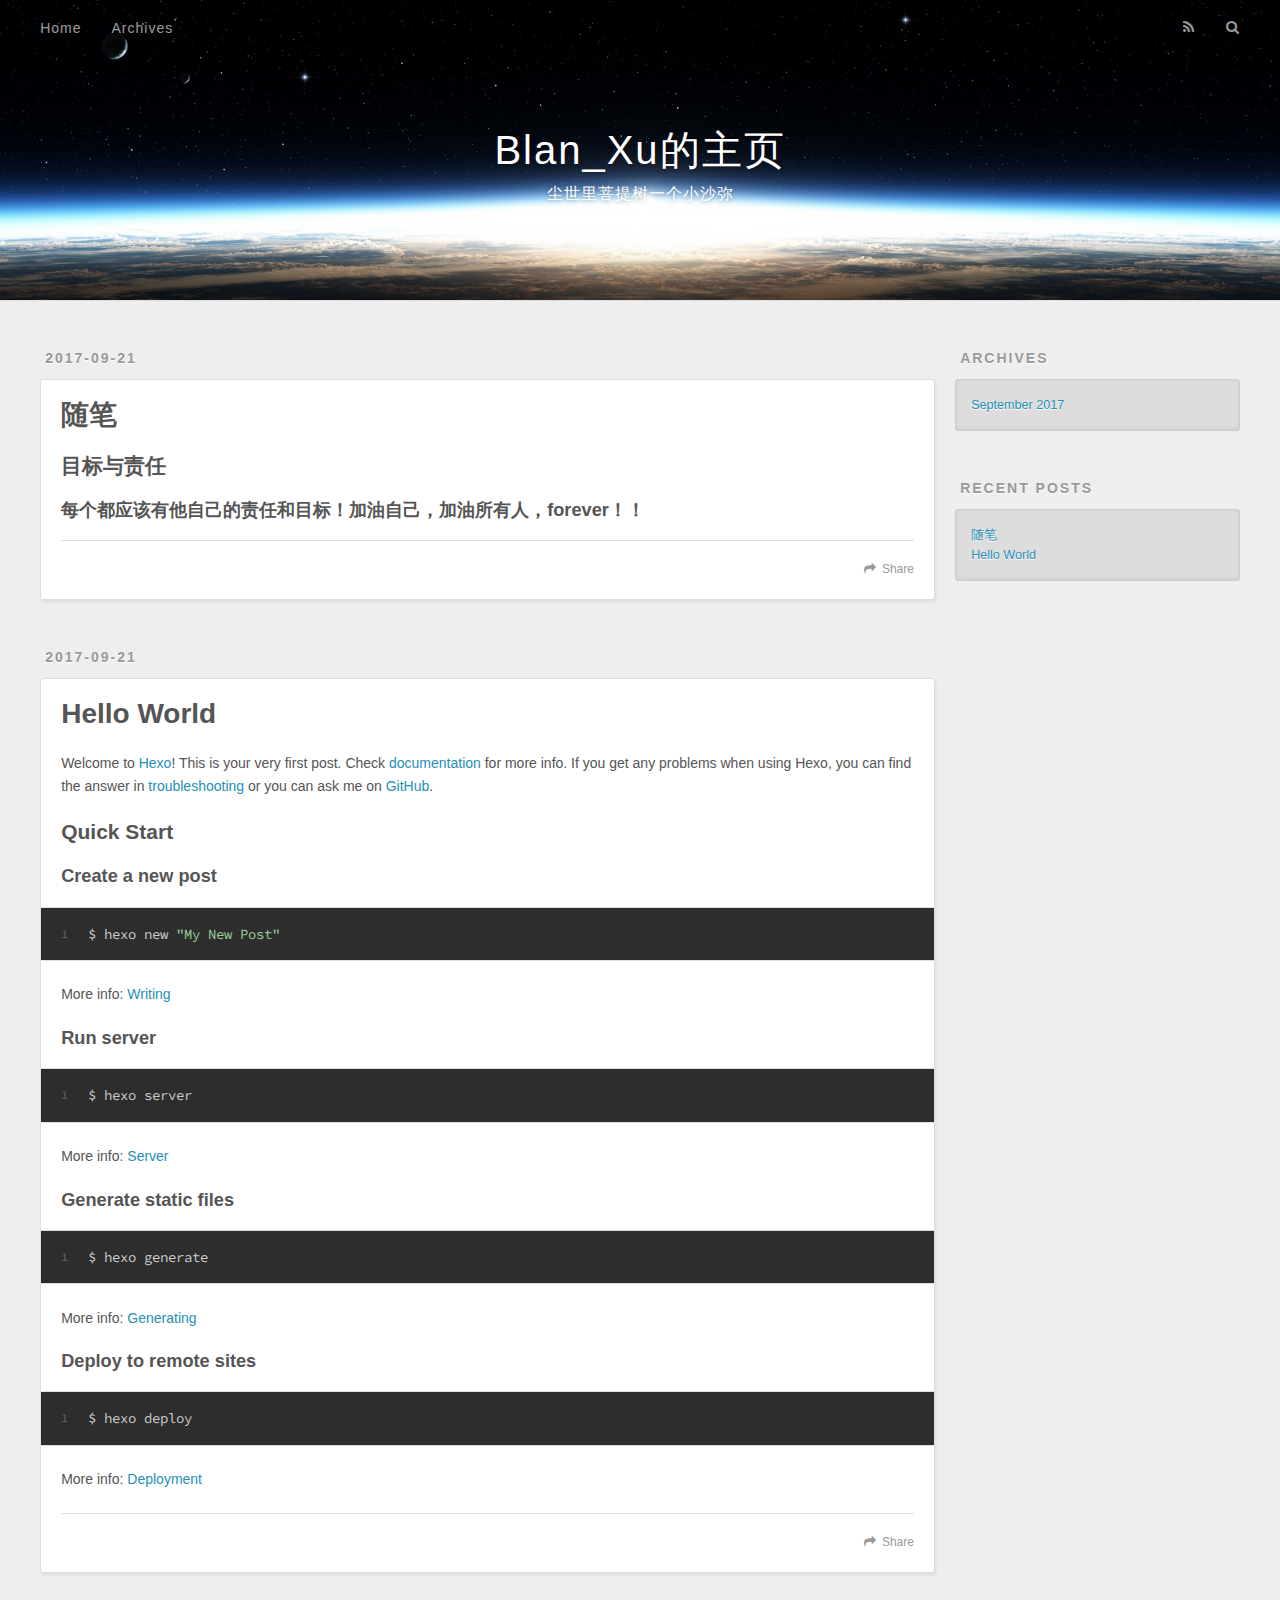
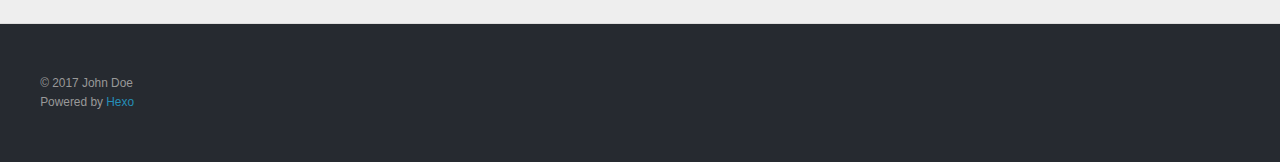
<file: index.html>
<!DOCTYPE html>
<html>
<head>
  <meta charset="utf-8">
  
  <title>Blan_Xu的主页</title>
  <meta name="viewport" content="width=device-width, initial-scale=1, maximum-scale=1">
  <meta property="og:type" content="website">
<meta property="og:title" content="Blan_Xu的主页">
<meta property="og:url" content="http://yoursite.com/index.html">
<meta property="og:site_name" content="Blan_Xu的主页">
<meta name="twitter:card" content="summary">
<meta name="twitter:title" content="Blan_Xu的主页">
  
    <link rel="alternate" href="/atom.xml" title="Blan_Xu的主页" type="application/atom+xml">
  
  
    <link rel="icon" href="/favicon.png">
  
  
    <link href="//fonts.googleapis.com/css?family=Source+Code+Pro" rel="stylesheet" type="text/css">
  
  <link rel="stylesheet" href="/css/style.css">
  

</head>

<body>
  <div id="container">
    <div id="wrap">
      <header id="header">
  <div id="banner"></div>
  <div id="header-outer" class="outer">
    <div id="header-title" class="inner">
      <h1 id="logo-wrap">
        <a href="/" id="logo">Blan_Xu的主页</a>
      </h1>
      
        <h2 id="subtitle-wrap">
          <a href="/" id="subtitle">尘世里菩提树一个小沙弥</a>
        </h2>
      
    </div>
    <div id="header-inner" class="inner">
      <nav id="main-nav">
        <a id="main-nav-toggle" class="nav-icon"></a>
        
          <a class="main-nav-link" href="/">Home</a>
        
          <a class="main-nav-link" href="/archives">Archives</a>
        
      </nav>
      <nav id="sub-nav">
        
          <a id="nav-rss-link" class="nav-icon" href="/atom.xml" title="RSS Feed"></a>
        
        <a id="nav-search-btn" class="nav-icon" title="Search"></a>
      </nav>
      <div id="search-form-wrap">
        <form action="//google.com/search" method="get" accept-charset="UTF-8" class="search-form"><input type="search" name="q" class="search-form-input" placeholder="Search"><button type="submit" class="search-form-submit">&#xF002;</button><input type="hidden" name="sitesearch" value="http://yoursite.com"></form>
      </div>
    </div>
  </div>
</header>
      <div class="outer">
        <section id="main">
  
    <article id="post-page" class="article article-type-post" itemscope itemprop="blogPost">
  <div class="article-meta">
    <a href="/2017/09/21/page/" class="article-date">
  <time datetime="2017-09-21T03:34:22.000Z" itemprop="datePublished">2017-09-21</time>
</a>
    
  </div>
  <div class="article-inner">
    
    
      <header class="article-header">
        
  
    <h1 itemprop="name">
      <a class="article-title" href="/2017/09/21/page/">随笔</a>
    </h1>
  

      </header>
    
    <div class="article-entry" itemprop="articleBody">
      
        <h2 id="目标与责任"><a href="#目标与责任" class="headerlink" title="目标与责任"></a>目标与责任</h2><h3 id="每个都应该有他自己的责任和目标！加油自己，加油所有人，forever！！"><a href="#每个都应该有他自己的责任和目标！加油自己，加油所有人，forever！！" class="headerlink" title="每个都应该有他自己的责任和目标！加油自己，加油所有人，forever！！"></a>每个都应该有他自己的责任和目标！加油自己，加油所有人，forever！！</h3>
      
    </div>
    <footer class="article-footer">
      <a data-url="http://yoursite.com/2017/09/21/page/" data-id="cj7u584sa00016o8lrll2fsrf" class="article-share-link">Share</a>
      
      
    </footer>
  </div>
  
</article>


  
    <article id="post-hello-world" class="article article-type-post" itemscope itemprop="blogPost">
  <div class="article-meta">
    <a href="/2017/09/21/hello-world/" class="article-date">
  <time datetime="2017-09-21T03:00:54.000Z" itemprop="datePublished">2017-09-21</time>
</a>
    
  </div>
  <div class="article-inner">
    
    
      <header class="article-header">
        
  
    <h1 itemprop="name">
      <a class="article-title" href="/2017/09/21/hello-world/">Hello World</a>
    </h1>
  

      </header>
    
    <div class="article-entry" itemprop="articleBody">
      
        <p>Welcome to <a href="https://hexo.io/" target="_blank" rel="external">Hexo</a>! This is your very first post. Check <a href="https://hexo.io/docs/" target="_blank" rel="external">documentation</a> for more info. If you get any problems when using Hexo, you can find the answer in <a href="https://hexo.io/docs/troubleshooting.html" target="_blank" rel="external">troubleshooting</a> or you can ask me on <a href="https://github.com/hexojs/hexo/issues" target="_blank" rel="external">GitHub</a>.</p>
<h2 id="Quick-Start"><a href="#Quick-Start" class="headerlink" title="Quick Start"></a>Quick Start</h2><h3 id="Create-a-new-post"><a href="#Create-a-new-post" class="headerlink" title="Create a new post"></a>Create a new post</h3><figure class="highlight bash"><table><tr><td class="gutter"><pre><div class="line">1</div></pre></td><td class="code"><pre><div class="line">$ hexo new <span class="string">"My New Post"</span></div></pre></td></tr></table></figure>
<p>More info: <a href="https://hexo.io/docs/writing.html" target="_blank" rel="external">Writing</a></p>
<h3 id="Run-server"><a href="#Run-server" class="headerlink" title="Run server"></a>Run server</h3><figure class="highlight bash"><table><tr><td class="gutter"><pre><div class="line">1</div></pre></td><td class="code"><pre><div class="line">$ hexo server</div></pre></td></tr></table></figure>
<p>More info: <a href="https://hexo.io/docs/server.html" target="_blank" rel="external">Server</a></p>
<h3 id="Generate-static-files"><a href="#Generate-static-files" class="headerlink" title="Generate static files"></a>Generate static files</h3><figure class="highlight bash"><table><tr><td class="gutter"><pre><div class="line">1</div></pre></td><td class="code"><pre><div class="line">$ hexo generate</div></pre></td></tr></table></figure>
<p>More info: <a href="https://hexo.io/docs/generating.html" target="_blank" rel="external">Generating</a></p>
<h3 id="Deploy-to-remote-sites"><a href="#Deploy-to-remote-sites" class="headerlink" title="Deploy to remote sites"></a>Deploy to remote sites</h3><figure class="highlight bash"><table><tr><td class="gutter"><pre><div class="line">1</div></pre></td><td class="code"><pre><div class="line">$ hexo deploy</div></pre></td></tr></table></figure>
<p>More info: <a href="https://hexo.io/docs/deployment.html" target="_blank" rel="external">Deployment</a></p>

      
    </div>
    <footer class="article-footer">
      <a data-url="http://yoursite.com/2017/09/21/hello-world/" data-id="cj7u584s600006o8ls9addi38" class="article-share-link">Share</a>
      
      
    </footer>
  </div>
  
</article>


  

</section>
        
          <aside id="sidebar">
  
    

  
    

  
    
  
    
  <div class="widget-wrap">
    <h3 class="widget-title">Archives</h3>
    <div class="widget">
      <ul class="archive-list"><li class="archive-list-item"><a class="archive-list-link" href="/archives/2017/09/">September 2017</a></li></ul>
    </div>
  </div>


  
    
  <div class="widget-wrap">
    <h3 class="widget-title">Recent Posts</h3>
    <div class="widget">
      <ul>
        
          <li>
            <a href="/2017/09/21/page/">随笔</a>
          </li>
        
          <li>
            <a href="/2017/09/21/hello-world/">Hello World</a>
          </li>
        
      </ul>
    </div>
  </div>

  
</aside>
        
      </div>
      <footer id="footer">
  
  <div class="outer">
    <div id="footer-info" class="inner">
      &copy; 2017 John Doe<br>
      Powered by <a href="http://hexo.io/" target="_blank">Hexo</a>
    </div>
  </div>
</footer>
    </div>
    <nav id="mobile-nav">
  
    <a href="/" class="mobile-nav-link">Home</a>
  
    <a href="/archives" class="mobile-nav-link">Archives</a>
  
</nav>
    

<script src="//ajax.googleapis.com/ajax/libs/jquery/2.0.3/jquery.min.js"></script>


  <link rel="stylesheet" href="/fancybox/jquery.fancybox.css">
  <script src="/fancybox/jquery.fancybox.pack.js"></script>


<script src="/js/script.js"></script>

  </div>
</body>
</html>
</file>
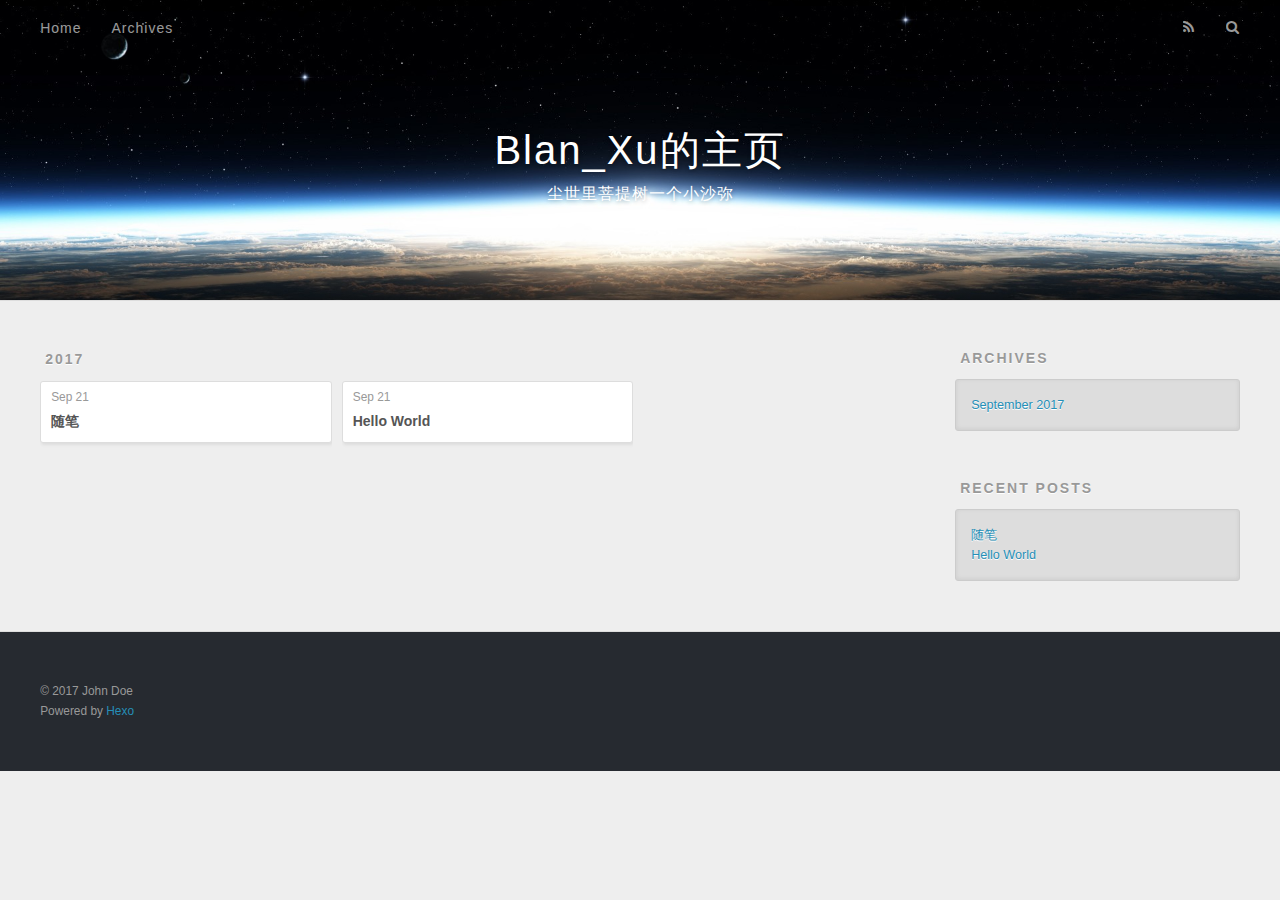
<file: archives/index.html>
<!DOCTYPE html>
<html>
<head>
  <meta charset="utf-8">
  
  <title>Archives | Blan_Xu的主页</title>
  <meta name="viewport" content="width=device-width, initial-scale=1, maximum-scale=1">
  <meta property="og:type" content="website">
<meta property="og:title" content="Blan_Xu的主页">
<meta property="og:url" content="http://yoursite.com/archives/index.html">
<meta property="og:site_name" content="Blan_Xu的主页">
<meta name="twitter:card" content="summary">
<meta name="twitter:title" content="Blan_Xu的主页">
  
    <link rel="alternate" href="/atom.xml" title="Blan_Xu的主页" type="application/atom+xml">
  
  
    <link rel="icon" href="/favicon.png">
  
  
    <link href="//fonts.googleapis.com/css?family=Source+Code+Pro" rel="stylesheet" type="text/css">
  
  <link rel="stylesheet" href="/css/style.css">
  

</head>

<body>
  <div id="container">
    <div id="wrap">
      <header id="header">
  <div id="banner"></div>
  <div id="header-outer" class="outer">
    <div id="header-title" class="inner">
      <h1 id="logo-wrap">
        <a href="/" id="logo">Blan_Xu的主页</a>
      </h1>
      
        <h2 id="subtitle-wrap">
          <a href="/" id="subtitle">尘世里菩提树一个小沙弥</a>
        </h2>
      
    </div>
    <div id="header-inner" class="inner">
      <nav id="main-nav">
        <a id="main-nav-toggle" class="nav-icon"></a>
        
          <a class="main-nav-link" href="/">Home</a>
        
          <a class="main-nav-link" href="/archives">Archives</a>
        
      </nav>
      <nav id="sub-nav">
        
          <a id="nav-rss-link" class="nav-icon" href="/atom.xml" title="RSS Feed"></a>
        
        <a id="nav-search-btn" class="nav-icon" title="Search"></a>
      </nav>
      <div id="search-form-wrap">
        <form action="//google.com/search" method="get" accept-charset="UTF-8" class="search-form"><input type="search" name="q" class="search-form-input" placeholder="Search"><button type="submit" class="search-form-submit">&#xF002;</button><input type="hidden" name="sitesearch" value="http://yoursite.com"></form>
      </div>
    </div>
  </div>
</header>
      <div class="outer">
        <section id="main">
  
  
    
    
      
      
      <section class="archives-wrap">
        <div class="archive-year-wrap">
          <a href="/archives/2017" class="archive-year">2017</a>
        </div>
        <div class="archives">
    
    <article class="archive-article archive-type-post">
  <div class="archive-article-inner">
    <header class="archive-article-header">
      <a href="/2017/09/21/page/" class="archive-article-date">
  <time datetime="2017-09-21T03:34:22.000Z" itemprop="datePublished">Sep 21</time>
</a>
      
  
    <h1 itemprop="name">
      <a class="archive-article-title" href="/2017/09/21/page/">随笔</a>
    </h1>
  

    </header>
  </div>
</article>
  
    
    
    <article class="archive-article archive-type-post">
  <div class="archive-article-inner">
    <header class="archive-article-header">
      <a href="/2017/09/21/hello-world/" class="archive-article-date">
  <time datetime="2017-09-21T03:00:54.000Z" itemprop="datePublished">Sep 21</time>
</a>
      
  
    <h1 itemprop="name">
      <a class="archive-article-title" href="/2017/09/21/hello-world/">Hello World</a>
    </h1>
  

    </header>
  </div>
</article>
  
  
    </div></section>
  

</section>
        
          <aside id="sidebar">
  
    

  
    

  
    
  
    
  <div class="widget-wrap">
    <h3 class="widget-title">Archives</h3>
    <div class="widget">
      <ul class="archive-list"><li class="archive-list-item"><a class="archive-list-link" href="/archives/2017/09/">September 2017</a></li></ul>
    </div>
  </div>


  
    
  <div class="widget-wrap">
    <h3 class="widget-title">Recent Posts</h3>
    <div class="widget">
      <ul>
        
          <li>
            <a href="/2017/09/21/page/">随笔</a>
          </li>
        
          <li>
            <a href="/2017/09/21/hello-world/">Hello World</a>
          </li>
        
      </ul>
    </div>
  </div>

  
</aside>
        
      </div>
      <footer id="footer">
  
  <div class="outer">
    <div id="footer-info" class="inner">
      &copy; 2017 John Doe<br>
      Powered by <a href="http://hexo.io/" target="_blank">Hexo</a>
    </div>
  </div>
</footer>
    </div>
    <nav id="mobile-nav">
  
    <a href="/" class="mobile-nav-link">Home</a>
  
    <a href="/archives" class="mobile-nav-link">Archives</a>
  
</nav>
    

<script src="//ajax.googleapis.com/ajax/libs/jquery/2.0.3/jquery.min.js"></script>


  <link rel="stylesheet" href="/fancybox/jquery.fancybox.css">
  <script src="/fancybox/jquery.fancybox.pack.js"></script>


<script src="/js/script.js"></script>

  </div>
</body>
</html>
</file>
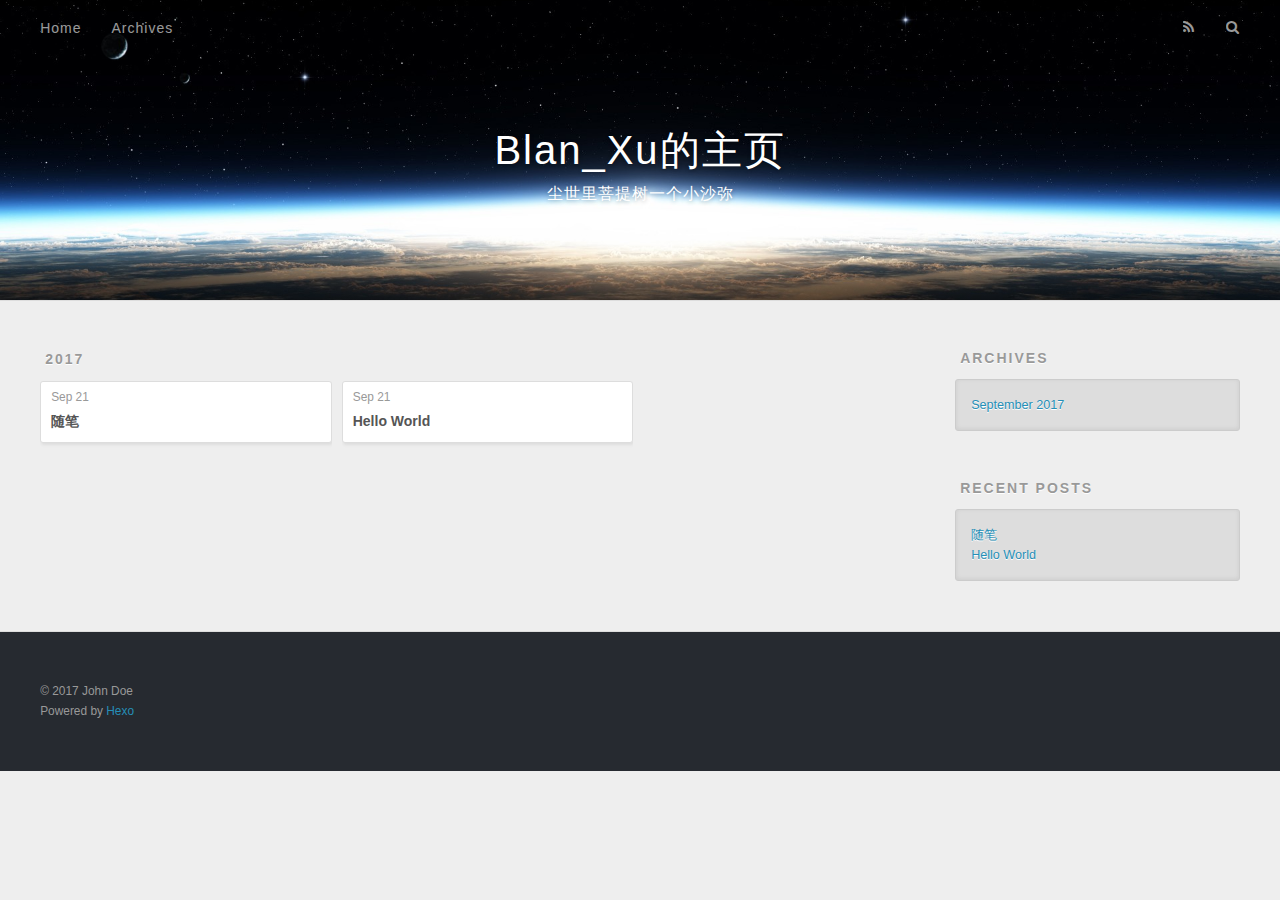
<file: archives/2017/index.html>
<!DOCTYPE html>
<html>
<head>
  <meta charset="utf-8">
  
  <title>Archives: 2017 | Blan_Xu的主页</title>
  <meta name="viewport" content="width=device-width, initial-scale=1, maximum-scale=1">
  <meta property="og:type" content="website">
<meta property="og:title" content="Blan_Xu的主页">
<meta property="og:url" content="http://yoursite.com/archives/2017/index.html">
<meta property="og:site_name" content="Blan_Xu的主页">
<meta name="twitter:card" content="summary">
<meta name="twitter:title" content="Blan_Xu的主页">
  
    <link rel="alternate" href="/atom.xml" title="Blan_Xu的主页" type="application/atom+xml">
  
  
    <link rel="icon" href="/favicon.png">
  
  
    <link href="//fonts.googleapis.com/css?family=Source+Code+Pro" rel="stylesheet" type="text/css">
  
  <link rel="stylesheet" href="/css/style.css">
  

</head>

<body>
  <div id="container">
    <div id="wrap">
      <header id="header">
  <div id="banner"></div>
  <div id="header-outer" class="outer">
    <div id="header-title" class="inner">
      <h1 id="logo-wrap">
        <a href="/" id="logo">Blan_Xu的主页</a>
      </h1>
      
        <h2 id="subtitle-wrap">
          <a href="/" id="subtitle">尘世里菩提树一个小沙弥</a>
        </h2>
      
    </div>
    <div id="header-inner" class="inner">
      <nav id="main-nav">
        <a id="main-nav-toggle" class="nav-icon"></a>
        
          <a class="main-nav-link" href="/">Home</a>
        
          <a class="main-nav-link" href="/archives">Archives</a>
        
      </nav>
      <nav id="sub-nav">
        
          <a id="nav-rss-link" class="nav-icon" href="/atom.xml" title="RSS Feed"></a>
        
        <a id="nav-search-btn" class="nav-icon" title="Search"></a>
      </nav>
      <div id="search-form-wrap">
        <form action="//google.com/search" method="get" accept-charset="UTF-8" class="search-form"><input type="search" name="q" class="search-form-input" placeholder="Search"><button type="submit" class="search-form-submit">&#xF002;</button><input type="hidden" name="sitesearch" value="http://yoursite.com"></form>
      </div>
    </div>
  </div>
</header>
      <div class="outer">
        <section id="main">
  
  
    
    
      
      
      <section class="archives-wrap">
        <div class="archive-year-wrap">
          <a href="/archives/2017" class="archive-year">2017</a>
        </div>
        <div class="archives">
    
    <article class="archive-article archive-type-post">
  <div class="archive-article-inner">
    <header class="archive-article-header">
      <a href="/2017/09/21/page/" class="archive-article-date">
  <time datetime="2017-09-21T03:34:22.000Z" itemprop="datePublished">Sep 21</time>
</a>
      
  
    <h1 itemprop="name">
      <a class="archive-article-title" href="/2017/09/21/page/">随笔</a>
    </h1>
  

    </header>
  </div>
</article>
  
    
    
    <article class="archive-article archive-type-post">
  <div class="archive-article-inner">
    <header class="archive-article-header">
      <a href="/2017/09/21/hello-world/" class="archive-article-date">
  <time datetime="2017-09-21T03:00:54.000Z" itemprop="datePublished">Sep 21</time>
</a>
      
  
    <h1 itemprop="name">
      <a class="archive-article-title" href="/2017/09/21/hello-world/">Hello World</a>
    </h1>
  

    </header>
  </div>
</article>
  
  
    </div></section>
  

</section>
        
          <aside id="sidebar">
  
    

  
    

  
    
  
    
  <div class="widget-wrap">
    <h3 class="widget-title">Archives</h3>
    <div class="widget">
      <ul class="archive-list"><li class="archive-list-item"><a class="archive-list-link" href="/archives/2017/09/">September 2017</a></li></ul>
    </div>
  </div>


  
    
  <div class="widget-wrap">
    <h3 class="widget-title">Recent Posts</h3>
    <div class="widget">
      <ul>
        
          <li>
            <a href="/2017/09/21/page/">随笔</a>
          </li>
        
          <li>
            <a href="/2017/09/21/hello-world/">Hello World</a>
          </li>
        
      </ul>
    </div>
  </div>

  
</aside>
        
      </div>
      <footer id="footer">
  
  <div class="outer">
    <div id="footer-info" class="inner">
      &copy; 2017 John Doe<br>
      Powered by <a href="http://hexo.io/" target="_blank">Hexo</a>
    </div>
  </div>
</footer>
    </div>
    <nav id="mobile-nav">
  
    <a href="/" class="mobile-nav-link">Home</a>
  
    <a href="/archives" class="mobile-nav-link">Archives</a>
  
</nav>
    

<script src="//ajax.googleapis.com/ajax/libs/jquery/2.0.3/jquery.min.js"></script>


  <link rel="stylesheet" href="/fancybox/jquery.fancybox.css">
  <script src="/fancybox/jquery.fancybox.pack.js"></script>


<script src="/js/script.js"></script>

  </div>
</body>
</html>
</file>
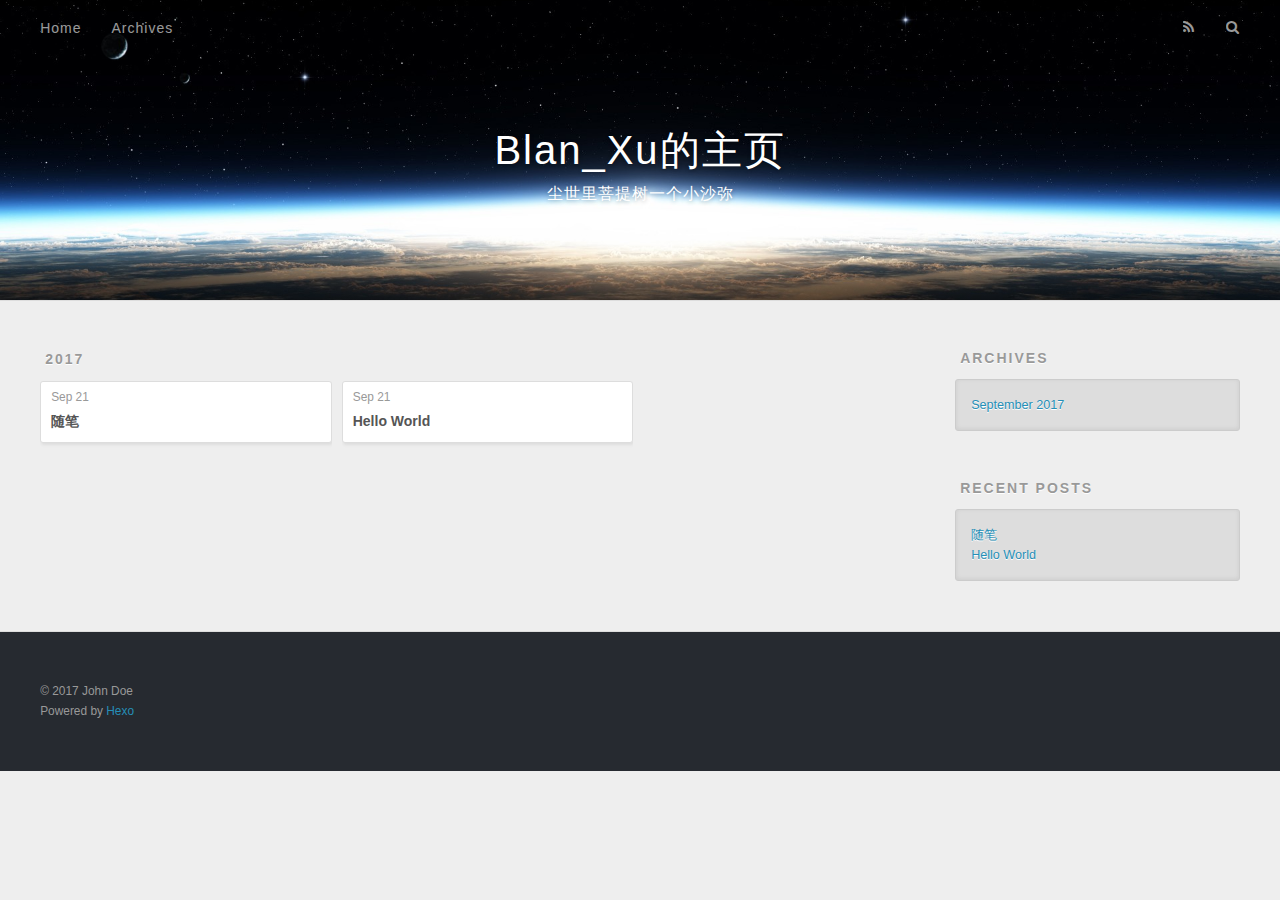
<file: archives/2017/09/index.html>
<!DOCTYPE html>
<html>
<head>
  <meta charset="utf-8">
  
  <title>Archives: 2017/9 | Blan_Xu的主页</title>
  <meta name="viewport" content="width=device-width, initial-scale=1, maximum-scale=1">
  <meta property="og:type" content="website">
<meta property="og:title" content="Blan_Xu的主页">
<meta property="og:url" content="http://yoursite.com/archives/2017/09/index.html">
<meta property="og:site_name" content="Blan_Xu的主页">
<meta name="twitter:card" content="summary">
<meta name="twitter:title" content="Blan_Xu的主页">
  
    <link rel="alternate" href="/atom.xml" title="Blan_Xu的主页" type="application/atom+xml">
  
  
    <link rel="icon" href="/favicon.png">
  
  
    <link href="//fonts.googleapis.com/css?family=Source+Code+Pro" rel="stylesheet" type="text/css">
  
  <link rel="stylesheet" href="/css/style.css">
  

</head>

<body>
  <div id="container">
    <div id="wrap">
      <header id="header">
  <div id="banner"></div>
  <div id="header-outer" class="outer">
    <div id="header-title" class="inner">
      <h1 id="logo-wrap">
        <a href="/" id="logo">Blan_Xu的主页</a>
      </h1>
      
        <h2 id="subtitle-wrap">
          <a href="/" id="subtitle">尘世里菩提树一个小沙弥</a>
        </h2>
      
    </div>
    <div id="header-inner" class="inner">
      <nav id="main-nav">
        <a id="main-nav-toggle" class="nav-icon"></a>
        
          <a class="main-nav-link" href="/">Home</a>
        
          <a class="main-nav-link" href="/archives">Archives</a>
        
      </nav>
      <nav id="sub-nav">
        
          <a id="nav-rss-link" class="nav-icon" href="/atom.xml" title="RSS Feed"></a>
        
        <a id="nav-search-btn" class="nav-icon" title="Search"></a>
      </nav>
      <div id="search-form-wrap">
        <form action="//google.com/search" method="get" accept-charset="UTF-8" class="search-form"><input type="search" name="q" class="search-form-input" placeholder="Search"><button type="submit" class="search-form-submit">&#xF002;</button><input type="hidden" name="sitesearch" value="http://yoursite.com"></form>
      </div>
    </div>
  </div>
</header>
      <div class="outer">
        <section id="main">
  
  
    
    
      
      
      <section class="archives-wrap">
        <div class="archive-year-wrap">
          <a href="/archives/2017" class="archive-year">2017</a>
        </div>
        <div class="archives">
    
    <article class="archive-article archive-type-post">
  <div class="archive-article-inner">
    <header class="archive-article-header">
      <a href="/2017/09/21/page/" class="archive-article-date">
  <time datetime="2017-09-21T03:34:22.000Z" itemprop="datePublished">Sep 21</time>
</a>
      
  
    <h1 itemprop="name">
      <a class="archive-article-title" href="/2017/09/21/page/">随笔</a>
    </h1>
  

    </header>
  </div>
</article>
  
    
    
    <article class="archive-article archive-type-post">
  <div class="archive-article-inner">
    <header class="archive-article-header">
      <a href="/2017/09/21/hello-world/" class="archive-article-date">
  <time datetime="2017-09-21T03:00:54.000Z" itemprop="datePublished">Sep 21</time>
</a>
      
  
    <h1 itemprop="name">
      <a class="archive-article-title" href="/2017/09/21/hello-world/">Hello World</a>
    </h1>
  

    </header>
  </div>
</article>
  
  
    </div></section>
  

</section>
        
          <aside id="sidebar">
  
    

  
    

  
    
  
    
  <div class="widget-wrap">
    <h3 class="widget-title">Archives</h3>
    <div class="widget">
      <ul class="archive-list"><li class="archive-list-item"><a class="archive-list-link" href="/archives/2017/09/">September 2017</a></li></ul>
    </div>
  </div>


  
    
  <div class="widget-wrap">
    <h3 class="widget-title">Recent Posts</h3>
    <div class="widget">
      <ul>
        
          <li>
            <a href="/2017/09/21/page/">随笔</a>
          </li>
        
          <li>
            <a href="/2017/09/21/hello-world/">Hello World</a>
          </li>
        
      </ul>
    </div>
  </div>

  
</aside>
        
      </div>
      <footer id="footer">
  
  <div class="outer">
    <div id="footer-info" class="inner">
      &copy; 2017 John Doe<br>
      Powered by <a href="http://hexo.io/" target="_blank">Hexo</a>
    </div>
  </div>
</footer>
    </div>
    <nav id="mobile-nav">
  
    <a href="/" class="mobile-nav-link">Home</a>
  
    <a href="/archives" class="mobile-nav-link">Archives</a>
  
</nav>
    

<script src="//ajax.googleapis.com/ajax/libs/jquery/2.0.3/jquery.min.js"></script>


  <link rel="stylesheet" href="/fancybox/jquery.fancybox.css">
  <script src="/fancybox/jquery.fancybox.pack.js"></script>


<script src="/js/script.js"></script>

  </div>
</body>
</html>
</file>
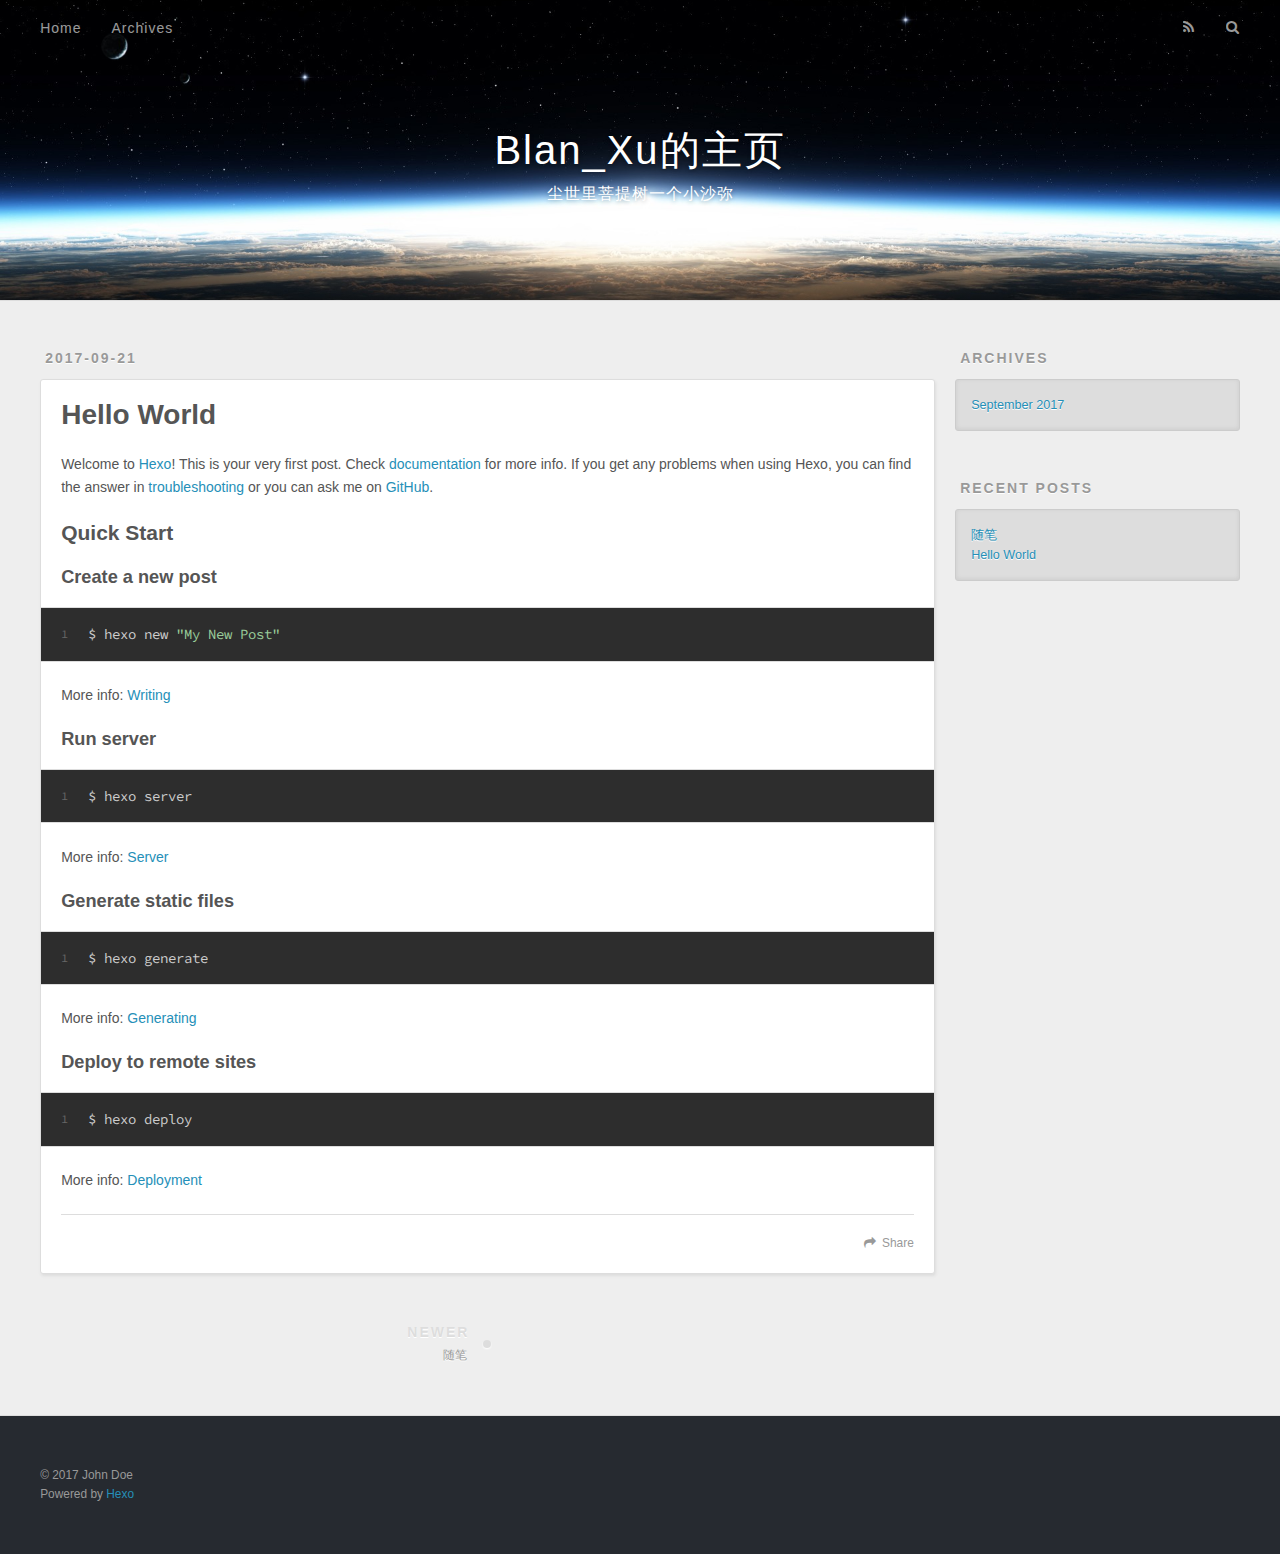
<file: 2017/09/21/hello-world/index.html>
<!DOCTYPE html>
<html>
<head>
  <meta charset="utf-8">
  
  <title>Hello World | Blan_Xu的主页</title>
  <meta name="viewport" content="width=device-width, initial-scale=1, maximum-scale=1">
  <meta name="description" content="Welcome to Hexo! This is your very first post. Check documentation for more info. If you get any problems when using Hexo, you can find the answer in troubleshooting or you can ask me on GitHub. Quick">
<meta property="og:type" content="article">
<meta property="og:title" content="Hello World">
<meta property="og:url" content="http://yoursite.com/2017/09/21/hello-world/index.html">
<meta property="og:site_name" content="Blan_Xu的主页">
<meta property="og:description" content="Welcome to Hexo! This is your very first post. Check documentation for more info. If you get any problems when using Hexo, you can find the answer in troubleshooting or you can ask me on GitHub. Quick">
<meta property="og:updated_time" content="2017-09-21T03:00:54.000Z">
<meta name="twitter:card" content="summary">
<meta name="twitter:title" content="Hello World">
<meta name="twitter:description" content="Welcome to Hexo! This is your very first post. Check documentation for more info. If you get any problems when using Hexo, you can find the answer in troubleshooting or you can ask me on GitHub. Quick">
  
    <link rel="alternate" href="/atom.xml" title="Blan_Xu的主页" type="application/atom+xml">
  
  
    <link rel="icon" href="/favicon.png">
  
  
    <link href="//fonts.googleapis.com/css?family=Source+Code+Pro" rel="stylesheet" type="text/css">
  
  <link rel="stylesheet" href="/css/style.css">
  

</head>

<body>
  <div id="container">
    <div id="wrap">
      <header id="header">
  <div id="banner"></div>
  <div id="header-outer" class="outer">
    <div id="header-title" class="inner">
      <h1 id="logo-wrap">
        <a href="/" id="logo">Blan_Xu的主页</a>
      </h1>
      
        <h2 id="subtitle-wrap">
          <a href="/" id="subtitle">尘世里菩提树一个小沙弥</a>
        </h2>
      
    </div>
    <div id="header-inner" class="inner">
      <nav id="main-nav">
        <a id="main-nav-toggle" class="nav-icon"></a>
        
          <a class="main-nav-link" href="/">Home</a>
        
          <a class="main-nav-link" href="/archives">Archives</a>
        
      </nav>
      <nav id="sub-nav">
        
          <a id="nav-rss-link" class="nav-icon" href="/atom.xml" title="RSS Feed"></a>
        
        <a id="nav-search-btn" class="nav-icon" title="Search"></a>
      </nav>
      <div id="search-form-wrap">
        <form action="//google.com/search" method="get" accept-charset="UTF-8" class="search-form"><input type="search" name="q" class="search-form-input" placeholder="Search"><button type="submit" class="search-form-submit">&#xF002;</button><input type="hidden" name="sitesearch" value="http://yoursite.com"></form>
      </div>
    </div>
  </div>
</header>
      <div class="outer">
        <section id="main"><article id="post-hello-world" class="article article-type-post" itemscope itemprop="blogPost">
  <div class="article-meta">
    <a href="/2017/09/21/hello-world/" class="article-date">
  <time datetime="2017-09-21T03:00:54.000Z" itemprop="datePublished">2017-09-21</time>
</a>
    
  </div>
  <div class="article-inner">
    
    
      <header class="article-header">
        
  
    <h1 class="article-title" itemprop="name">
      Hello World
    </h1>
  

      </header>
    
    <div class="article-entry" itemprop="articleBody">
      
        <p>Welcome to <a href="https://hexo.io/" target="_blank" rel="external">Hexo</a>! This is your very first post. Check <a href="https://hexo.io/docs/" target="_blank" rel="external">documentation</a> for more info. If you get any problems when using Hexo, you can find the answer in <a href="https://hexo.io/docs/troubleshooting.html" target="_blank" rel="external">troubleshooting</a> or you can ask me on <a href="https://github.com/hexojs/hexo/issues" target="_blank" rel="external">GitHub</a>.</p>
<h2 id="Quick-Start"><a href="#Quick-Start" class="headerlink" title="Quick Start"></a>Quick Start</h2><h3 id="Create-a-new-post"><a href="#Create-a-new-post" class="headerlink" title="Create a new post"></a>Create a new post</h3><figure class="highlight bash"><table><tr><td class="gutter"><pre><div class="line">1</div></pre></td><td class="code"><pre><div class="line">$ hexo new <span class="string">"My New Post"</span></div></pre></td></tr></table></figure>
<p>More info: <a href="https://hexo.io/docs/writing.html" target="_blank" rel="external">Writing</a></p>
<h3 id="Run-server"><a href="#Run-server" class="headerlink" title="Run server"></a>Run server</h3><figure class="highlight bash"><table><tr><td class="gutter"><pre><div class="line">1</div></pre></td><td class="code"><pre><div class="line">$ hexo server</div></pre></td></tr></table></figure>
<p>More info: <a href="https://hexo.io/docs/server.html" target="_blank" rel="external">Server</a></p>
<h3 id="Generate-static-files"><a href="#Generate-static-files" class="headerlink" title="Generate static files"></a>Generate static files</h3><figure class="highlight bash"><table><tr><td class="gutter"><pre><div class="line">1</div></pre></td><td class="code"><pre><div class="line">$ hexo generate</div></pre></td></tr></table></figure>
<p>More info: <a href="https://hexo.io/docs/generating.html" target="_blank" rel="external">Generating</a></p>
<h3 id="Deploy-to-remote-sites"><a href="#Deploy-to-remote-sites" class="headerlink" title="Deploy to remote sites"></a>Deploy to remote sites</h3><figure class="highlight bash"><table><tr><td class="gutter"><pre><div class="line">1</div></pre></td><td class="code"><pre><div class="line">$ hexo deploy</div></pre></td></tr></table></figure>
<p>More info: <a href="https://hexo.io/docs/deployment.html" target="_blank" rel="external">Deployment</a></p>

      
    </div>
    <footer class="article-footer">
      <a data-url="http://yoursite.com/2017/09/21/hello-world/" data-id="cj7u584s600006o8ls9addi38" class="article-share-link">Share</a>
      
      
    </footer>
  </div>
  
    
<nav id="article-nav">
  
    <a href="/2017/09/21/page/" id="article-nav-newer" class="article-nav-link-wrap">
      <strong class="article-nav-caption">Newer</strong>
      <div class="article-nav-title">
        
          随笔
        
      </div>
    </a>
  
  
</nav>

  
</article>

</section>
        
          <aside id="sidebar">
  
    

  
    

  
    
  
    
  <div class="widget-wrap">
    <h3 class="widget-title">Archives</h3>
    <div class="widget">
      <ul class="archive-list"><li class="archive-list-item"><a class="archive-list-link" href="/archives/2017/09/">September 2017</a></li></ul>
    </div>
  </div>


  
    
  <div class="widget-wrap">
    <h3 class="widget-title">Recent Posts</h3>
    <div class="widget">
      <ul>
        
          <li>
            <a href="/2017/09/21/page/">随笔</a>
          </li>
        
          <li>
            <a href="/2017/09/21/hello-world/">Hello World</a>
          </li>
        
      </ul>
    </div>
  </div>

  
</aside>
        
      </div>
      <footer id="footer">
  
  <div class="outer">
    <div id="footer-info" class="inner">
      &copy; 2017 John Doe<br>
      Powered by <a href="http://hexo.io/" target="_blank">Hexo</a>
    </div>
  </div>
</footer>
    </div>
    <nav id="mobile-nav">
  
    <a href="/" class="mobile-nav-link">Home</a>
  
    <a href="/archives" class="mobile-nav-link">Archives</a>
  
</nav>
    

<script src="//ajax.googleapis.com/ajax/libs/jquery/2.0.3/jquery.min.js"></script>


  <link rel="stylesheet" href="/fancybox/jquery.fancybox.css">
  <script src="/fancybox/jquery.fancybox.pack.js"></script>


<script src="/js/script.js"></script>

  </div>
</body>
</html>
</file>
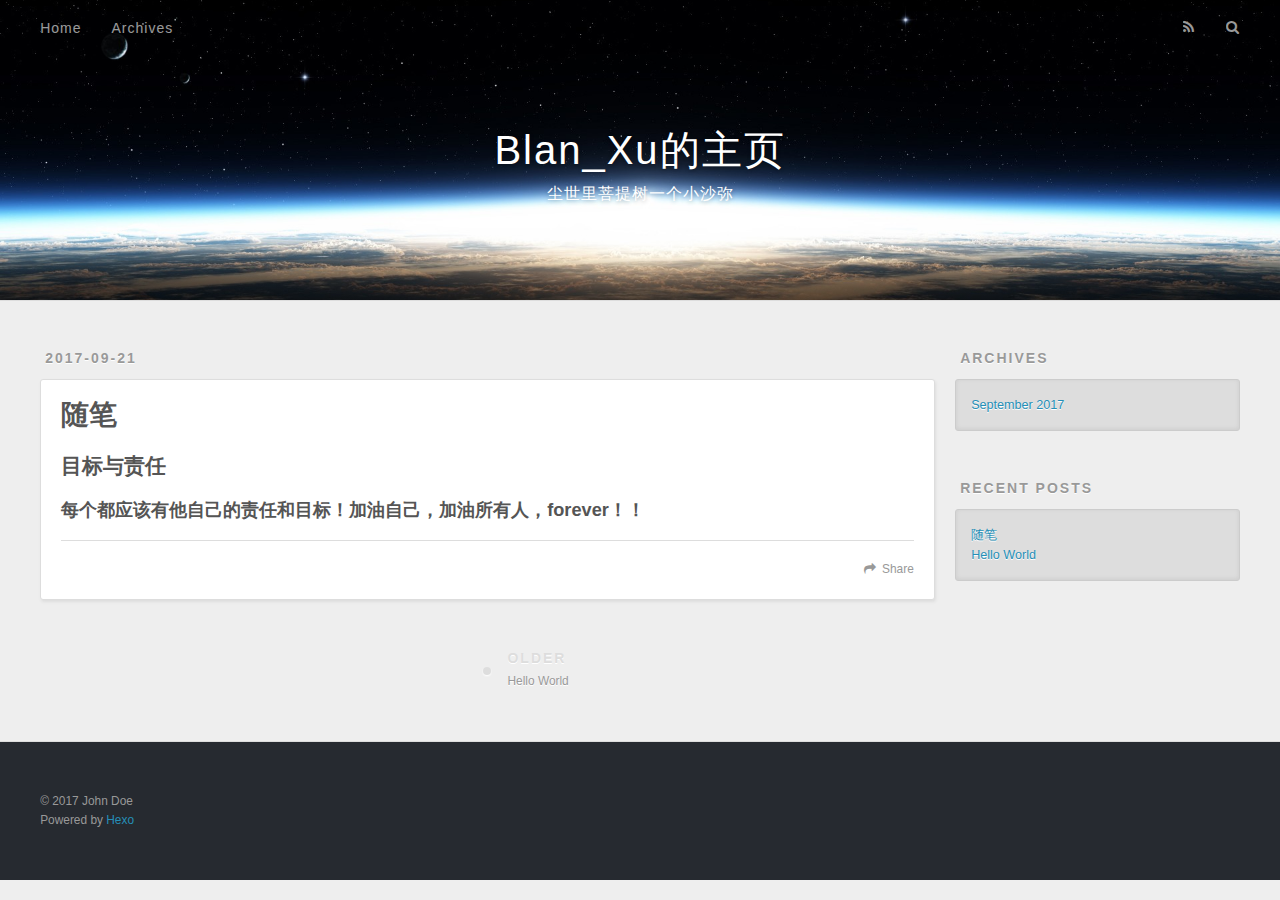
<file: 2017/09/21/page/index.html>
<!DOCTYPE html>
<html>
<head>
  <meta charset="utf-8">
  
  <title>随笔 | Blan_Xu的主页</title>
  <meta name="viewport" content="width=device-width, initial-scale=1, maximum-scale=1">
  <meta name="description" content="目标与责任每个都应该有他自己的责任和目标！加油自己，加油所有人，forever！！">
<meta property="og:type" content="article">
<meta property="og:title" content="随笔">
<meta property="og:url" content="http://yoursite.com/2017/09/21/page/index.html">
<meta property="og:site_name" content="Blan_Xu的主页">
<meta property="og:description" content="目标与责任每个都应该有他自己的责任和目标！加油自己，加油所有人，forever！！">
<meta property="og:updated_time" content="2017-09-21T03:52:18.000Z">
<meta name="twitter:card" content="summary">
<meta name="twitter:title" content="随笔">
<meta name="twitter:description" content="目标与责任每个都应该有他自己的责任和目标！加油自己，加油所有人，forever！！">
  
    <link rel="alternate" href="/atom.xml" title="Blan_Xu的主页" type="application/atom+xml">
  
  
    <link rel="icon" href="/favicon.png">
  
  
    <link href="//fonts.googleapis.com/css?family=Source+Code+Pro" rel="stylesheet" type="text/css">
  
  <link rel="stylesheet" href="/css/style.css">
  

</head>

<body>
  <div id="container">
    <div id="wrap">
      <header id="header">
  <div id="banner"></div>
  <div id="header-outer" class="outer">
    <div id="header-title" class="inner">
      <h1 id="logo-wrap">
        <a href="/" id="logo">Blan_Xu的主页</a>
      </h1>
      
        <h2 id="subtitle-wrap">
          <a href="/" id="subtitle">尘世里菩提树一个小沙弥</a>
        </h2>
      
    </div>
    <div id="header-inner" class="inner">
      <nav id="main-nav">
        <a id="main-nav-toggle" class="nav-icon"></a>
        
          <a class="main-nav-link" href="/">Home</a>
        
          <a class="main-nav-link" href="/archives">Archives</a>
        
      </nav>
      <nav id="sub-nav">
        
          <a id="nav-rss-link" class="nav-icon" href="/atom.xml" title="RSS Feed"></a>
        
        <a id="nav-search-btn" class="nav-icon" title="Search"></a>
      </nav>
      <div id="search-form-wrap">
        <form action="//google.com/search" method="get" accept-charset="UTF-8" class="search-form"><input type="search" name="q" class="search-form-input" placeholder="Search"><button type="submit" class="search-form-submit">&#xF002;</button><input type="hidden" name="sitesearch" value="http://yoursite.com"></form>
      </div>
    </div>
  </div>
</header>
      <div class="outer">
        <section id="main"><article id="post-page" class="article article-type-post" itemscope itemprop="blogPost">
  <div class="article-meta">
    <a href="/2017/09/21/page/" class="article-date">
  <time datetime="2017-09-21T03:34:22.000Z" itemprop="datePublished">2017-09-21</time>
</a>
    
  </div>
  <div class="article-inner">
    
    
      <header class="article-header">
        
  
    <h1 class="article-title" itemprop="name">
      随笔
    </h1>
  

      </header>
    
    <div class="article-entry" itemprop="articleBody">
      
        <h2 id="目标与责任"><a href="#目标与责任" class="headerlink" title="目标与责任"></a>目标与责任</h2><h3 id="每个都应该有他自己的责任和目标！加油自己，加油所有人，forever！！"><a href="#每个都应该有他自己的责任和目标！加油自己，加油所有人，forever！！" class="headerlink" title="每个都应该有他自己的责任和目标！加油自己，加油所有人，forever！！"></a>每个都应该有他自己的责任和目标！加油自己，加油所有人，forever！！</h3>
      
    </div>
    <footer class="article-footer">
      <a data-url="http://yoursite.com/2017/09/21/page/" data-id="cj7u584sa00016o8lrll2fsrf" class="article-share-link">Share</a>
      
      
    </footer>
  </div>
  
    
<nav id="article-nav">
  
  
    <a href="/2017/09/21/hello-world/" id="article-nav-older" class="article-nav-link-wrap">
      <strong class="article-nav-caption">Older</strong>
      <div class="article-nav-title">Hello World</div>
    </a>
  
</nav>

  
</article>

</section>
        
          <aside id="sidebar">
  
    

  
    

  
    
  
    
  <div class="widget-wrap">
    <h3 class="widget-title">Archives</h3>
    <div class="widget">
      <ul class="archive-list"><li class="archive-list-item"><a class="archive-list-link" href="/archives/2017/09/">September 2017</a></li></ul>
    </div>
  </div>


  
    
  <div class="widget-wrap">
    <h3 class="widget-title">Recent Posts</h3>
    <div class="widget">
      <ul>
        
          <li>
            <a href="/2017/09/21/page/">随笔</a>
          </li>
        
          <li>
            <a href="/2017/09/21/hello-world/">Hello World</a>
          </li>
        
      </ul>
    </div>
  </div>

  
</aside>
        
      </div>
      <footer id="footer">
  
  <div class="outer">
    <div id="footer-info" class="inner">
      &copy; 2017 John Doe<br>
      Powered by <a href="http://hexo.io/" target="_blank">Hexo</a>
    </div>
  </div>
</footer>
    </div>
    <nav id="mobile-nav">
  
    <a href="/" class="mobile-nav-link">Home</a>
  
    <a href="/archives" class="mobile-nav-link">Archives</a>
  
</nav>
    

<script src="//ajax.googleapis.com/ajax/libs/jquery/2.0.3/jquery.min.js"></script>


  <link rel="stylesheet" href="/fancybox/jquery.fancybox.css">
  <script src="/fancybox/jquery.fancybox.pack.js"></script>


<script src="/js/script.js"></script>

  </div>
</body>
</html>
</file>
<file: css/style.css>
body {
  width: 100%;
}
body:before,
body:after {
  content: "";
  display: table;
}
body:after {
  clear: both;
}
html,
body,
div,
span,
applet,
object,
iframe,
h1,
h2,
h3,
h4,
h5,
h6,
p,
blockquote,
pre,
a,
abbr,
acronym,
address,
big,
cite,
code,
del,
dfn,
em,
img,
ins,
kbd,
q,
s,
samp,
small,
strike,
strong,
sub,
sup,
tt,
var,
dl,
dt,
dd,
ol,
ul,
li,
fieldset,
form,
label,
legend,
table,
caption,
tbody,
tfoot,
thead,
tr,
th,
td {
  margin: 0;
  padding: 0;
  border: 0;
  outline: 0;
  font-weight: inherit;
  font-style: inherit;
  font-family: inherit;
  font-size: 100%;
  vertical-align: baseline;
}
body {
  line-height: 1;
  color: #000;
  background: #fff;
}
ol,
ul {
  list-style: none;
}
table {
  border-collapse: separate;
  border-spacing: 0;
  vertical-align: middle;
}
caption,
th,
td {
  text-align: left;
  font-weight: normal;
  vertical-align: middle;
}
a img {
  border: none;
}
input,
button {
  margin: 0;
  padding: 0;
}
input::-moz-focus-inner,
button::-moz-focus-inner {
  border: 0;
  padding: 0;
}
@font-face {
  font-family: FontAwesome;
  font-style: normal;
  font-weight: normal;
  src: url("fonts/fontawesome-webfont.eot?v=#4.0.3");
  src: url("fonts/fontawesome-webfont.eot?#iefix&v=#4.0.3") format("embedded-opentype"), url("fonts/fontawesome-webfont.woff?v=#4.0.3") format("woff"), url("fonts/fontawesome-webfont.ttf?v=#4.0.3") format("truetype"), url("fonts/fontawesome-webfont.svg#fontawesomeregular?v=#4.0.3") format("svg");
}
html,
body,
#container {
  height: 100%;
}
body {
  background: #eee;
  font: 14px "Helvetica Neue", Helvetica, Arial, sans-serif;
  -webkit-text-size-adjust: 100%;
}
.outer {
  max-width: 1220px;
  margin: 0 auto;
  padding: 0 20px;
}
.outer:before,
.outer:after {
  content: "";
  display: table;
}
.outer:after {
  clear: both;
}
.inner {
  display: inline;
  float: left;
  width: 98.33333333333333%;
  margin: 0 0.833333333333333%;
}
.left,
.alignleft {
  float: left;
}
.right,
.alignright {
  float: right;
}
.clear {
  clear: both;
}
#container {
  position: relative;
}
.mobile-nav-on {
  overflow: hidden;
}
#wrap {
  height: 100%;
  width: 100%;
  position: absolute;
  top: 0;
  left: 0;
  -webkit-transition: 0.2s ease-out;
  -moz-transition: 0.2s ease-out;
  -ms-transition: 0.2s ease-out;
  transition: 0.2s ease-out;
  z-index: 1;
  background: #eee;
}
.mobile-nav-on #wrap {
  left: 280px;
}
@media screen and (min-width: 768px) {
  #main {
    display: inline;
    float: left;
    width: 73.33333333333333%;
    margin: 0 0.833333333333333%;
  }
}
.article-date,
.article-category-link,
.archive-year,
.widget-title {
  text-decoration: none;
  text-transform: uppercase;
  letter-spacing: 2px;
  color: #999;
  margin-bottom: 1em;
  margin-left: 5px;
  line-height: 1em;
  text-shadow: 0 1px #fff;
  font-weight: bold;
}
.article-inner,
.archive-article-inner {
  background: #fff;
  -webkit-box-shadow: 1px 2px 3px #ddd;
  box-shadow: 1px 2px 3px #ddd;
  border: 1px solid #ddd;
  border-radius: 3px;
}
.article-entry h1,
.widget h1 {
  font-size: 2em;
}
.article-entry h2,
.widget h2 {
  font-size: 1.5em;
}
.article-entry h3,
.widget h3 {
  font-size: 1.3em;
}
.article-entry h4,
.widget h4 {
  font-size: 1.2em;
}
.article-entry h5,
.widget h5 {
  font-size: 1em;
}
.article-entry h6,
.widget h6 {
  font-size: 1em;
  color: #999;
}
.article-entry hr,
.widget hr {
  border: 1px dashed #ddd;
}
.article-entry strong,
.widget strong {
  font-weight: bold;
}
.article-entry em,
.widget em,
.article-entry cite,
.widget cite {
  font-style: italic;
}
.article-entry sup,
.widget sup,
.article-entry sub,
.widget sub {
  font-size: 0.75em;
  line-height: 0;
  position: relative;
  vertical-align: baseline;
}
.article-entry sup,
.widget sup {
  top: -0.5em;
}
.article-entry sub,
.widget sub {
  bottom: -0.2em;
}
.article-entry small,
.widget small {
  font-size: 0.85em;
}
.article-entry acronym,
.widget acronym,
.article-entry abbr,
.widget abbr {
  border-bottom: 1px dotted;
}
.article-entry ul,
.widget ul,
.article-entry ol,
.widget ol,
.article-entry dl,
.widget dl {
  margin: 0 20px;
  line-height: 1.6em;
}
.article-entry ul ul,
.widget ul ul,
.article-entry ol ul,
.widget ol ul,
.article-entry ul ol,
.widget ul ol,
.article-entry ol ol,
.widget ol ol {
  margin-top: 0;
  margin-bottom: 0;
}
.article-entry ul,
.widget ul {
  list-style: disc;
}
.article-entry ol,
.widget ol {
  list-style: decimal;
}
.article-entry dt,
.widget dt {
  font-weight: bold;
}
#header {
  height: 300px;
  position: relative;
  border-bottom: 1px solid #ddd;
}
#header:before,
#header:after {
  content: "";
  position: absolute;
  left: 0;
  right: 0;
  height: 40px;
}
#header:before {
  top: 0;
  background: -webkit-linear-gradient(rgba(0,0,0,0.2), transparent);
  background: -moz-linear-gradient(rgba(0,0,0,0.2), transparent);
  background: -ms-linear-gradient(rgba(0,0,0,0.2), transparent);
  background: linear-gradient(rgba(0,0,0,0.2), transparent);
}
#header:after {
  bottom: 0;
  background: -webkit-linear-gradient(transparent, rgba(0,0,0,0.2));
  background: -moz-linear-gradient(transparent, rgba(0,0,0,0.2));
  background: -ms-linear-gradient(transparent, rgba(0,0,0,0.2));
  background: linear-gradient(transparent, rgba(0,0,0,0.2));
}
#header-outer {
  height: 100%;
  position: relative;
}
#header-inner {
  position: relative;
  overflow: hidden;
}
#banner {
  position: absolute;
  top: 0;
  left: 0;
  width: 100%;
  height: 100%;
  background: url("images/banner.jpg") center #000;
  -webkit-background-size: cover;
  -moz-background-size: cover;
  background-size: cover;
  z-index: -1;
}
#header-title {
  text-align: center;
  height: 40px;
  position: absolute;
  top: 50%;
  left: 0;
  margin-top: -20px;
}
#logo,
#subtitle {
  text-decoration: none;
  color: #fff;
  font-weight: 300;
  text-shadow: 0 1px 4px rgba(0,0,0,0.3);
}
#logo {
  font-size: 40px;
  line-height: 40px;
  letter-spacing: 2px;
}
#subtitle {
  font-size: 16px;
  line-height: 16px;
  letter-spacing: 1px;
}
#subtitle-wrap {
  margin-top: 16px;
}
#main-nav {
  float: left;
  margin-left: -15px;
}
.nav-icon,
.main-nav-link {
  float: left;
  color: #fff;
  opacity: 0.6;
  text-decoration: none;
  text-shadow: 0 1px rgba(0,0,0,0.2);
  -webkit-transition: opacity 0.2s;
  -moz-transition: opacity 0.2s;
  -ms-transition: opacity 0.2s;
  transition: opacity 0.2s;
  display: block;
  padding: 20px 15px;
}
.nav-icon:hover,
.main-nav-link:hover {
  opacity: 1;
}
.nav-icon {
  font-family: FontAwesome;
  text-align: center;
  font-size: 14px;
  width: 14px;
  height: 14px;
  padding: 20px 15px;
  position: relative;
  cursor: pointer;
}
.main-nav-link {
  font-weight: 300;
  letter-spacing: 1px;
}
@media screen and (max-width: 479px) {
  .main-nav-link {
    display: none;
  }
}
#main-nav-toggle {
  display: none;
}
#main-nav-toggle:before {
  content: "\f0c9";
}
@media screen and (max-width: 479px) {
  #main-nav-toggle {
    display: block;
  }
}
#sub-nav {
  float: right;
  margin-right: -15px;
}
#nav-rss-link:before {
  content: "\f09e";
}
#nav-search-btn:before {
  content: "\f002";
}
#search-form-wrap {
  position: absolute;
  top: 15px;
  width: 150px;
  height: 30px;
  right: -150px;
  opacity: 0;
  -webkit-transition: 0.2s ease-out;
  -moz-transition: 0.2s ease-out;
  -ms-transition: 0.2s ease-out;
  transition: 0.2s ease-out;
}
#search-form-wrap.on {
  opacity: 1;
  right: 0;
}
@media screen and (max-width: 479px) {
  #search-form-wrap {
    width: 100%;
    right: -100%;
  }
}
.search-form {
  position: absolute;
  top: 0;
  left: 0;
  right: 0;
  background: #fff;
  padding: 5px 15px;
  border-radius: 15px;
  -webkit-box-shadow: 0 0 10px rgba(0,0,0,0.3);
  box-shadow: 0 0 10px rgba(0,0,0,0.3);
}
.search-form-input {
  border: none;
  background: none;
  color: #555;
  width: 100%;
  font: 13px "Helvetica Neue", Helvetica, Arial, sans-serif;
  outline: none;
}
.search-form-input::-webkit-search-results-decoration,
.search-form-input::-webkit-search-cancel-button {
  -webkit-appearance: none;
}
.search-form-submit {
  position: absolute;
  top: 50%;
  right: 10px;
  margin-top: -7px;
  font: 13px FontAwesome;
  border: none;
  background: none;
  color: #bbb;
  cursor: pointer;
}
.search-form-submit:hover,
.search-form-submit:focus {
  color: #777;
}
.article {
  margin: 50px 0;
}
.article-inner {
  overflow: hidden;
}
.article-meta:before,
.article-meta:after {
  content: "";
  display: table;
}
.article-meta:after {
  clear: both;
}
.article-date {
  float: left;
}
.article-category {
  float: left;
  line-height: 1em;
  color: #ccc;
  text-shadow: 0 1px #fff;
  margin-left: 8px;
}
.article-category:before {
  content: "\2022";
}
.article-category-link {
  margin: 0 12px 1em;
}
.article-header {
  padding: 20px 20px 0;
}
.article-title {
  text-decoration: none;
  font-size: 2em;
  font-weight: bold;
  color: #555;
  line-height: 1.1em;
  -webkit-transition: color 0.2s;
  -moz-transition: color 0.2s;
  -ms-transition: color 0.2s;
  transition: color 0.2s;
}
a.article-title:hover {
  color: #258fb8;
}
.article-entry {
  color: #555;
  padding: 0 20px;
}
.article-entry:before,
.article-entry:after {
  content: "";
  display: table;
}
.article-entry:after {
  clear: both;
}
.article-entry p,
.article-entry table {
  line-height: 1.6em;
  margin: 1.6em 0;
}
.article-entry h1,
.article-entry h2,
.article-entry h3,
.article-entry h4,
.article-entry h5,
.article-entry h6 {
  font-weight: bold;
}
.article-entry h1,
.article-entry h2,
.article-entry h3,
.article-entry h4,
.article-entry h5,
.article-entry h6 {
  line-height: 1.1em;
  margin: 1.1em 0;
}
.article-entry a {
  color: #258fb8;
  text-decoration: none;
}
.article-entry a:hover {
  text-decoration: underline;
}
.article-entry ul,
.article-entry ol,
.article-entry dl {
  margin-top: 1.6em;
  margin-bottom: 1.6em;
}
.article-entry img,
.article-entry video {
  max-width: 100%;
  height: auto;
  display: block;
  margin: auto;
}
.article-entry iframe {
  border: none;
}
.article-entry table {
  width: 100%;
  border-collapse: collapse;
  border-spacing: 0;
}
.article-entry th {
  font-weight: bold;
  border-bottom: 3px solid #ddd;
  padding-bottom: 0.5em;
}
.article-entry td {
  border-bottom: 1px solid #ddd;
  padding: 10px 0;
}
.article-entry blockquote {
  font-family: Georgia, "Times New Roman", serif;
  font-size: 1.4em;
  margin: 1.6em 20px;
  text-align: center;
}
.article-entry blockquote footer {
  font-size: 14px;
  margin: 1.6em 0;
  font-family: "Helvetica Neue", Helvetica, Arial, sans-serif;
}
.article-entry blockquote footer cite:before {
  content: "—";
  padding: 0 0.5em;
}
.article-entry .pullquote {
  text-align: left;
  width: 45%;
  margin: 0;
}
.article-entry .pullquote.left {
  margin-left: 0.5em;
  margin-right: 1em;
}
.article-entry .pullquote.right {
  margin-right: 0.5em;
  margin-left: 1em;
}
.article-entry .caption {
  color: #999;
  display: block;
  font-size: 0.9em;
  margin-top: 0.5em;
  position: relative;
  text-align: center;
}
.article-entry .video-container {
  position: relative;
  padding-top: 56.25%;
  height: 0;
  overflow: hidden;
}
.article-entry .video-container iframe,
.article-entry .video-container object,
.article-entry .video-container embed {
  position: absolute;
  top: 0;
  left: 0;
  width: 100%;
  height: 100%;
  margin-top: 0;
}
.article-more-link a {
  display: inline-block;
  line-height: 1em;
  padding: 6px 15px;
  border-radius: 15px;
  background: #eee;
  color: #999;
  text-shadow: 0 1px #fff;
  text-decoration: none;
}
.article-more-link a:hover {
  background: #258fb8;
  color: #fff;
  text-decoration: none;
  text-shadow: 0 1px #1e7293;
}
.article-footer {
  font-size: 0.85em;
  line-height: 1.6em;
  border-top: 1px solid #ddd;
  padding-top: 1.6em;
  margin: 0 20px 20px;
}
.article-footer:before,
.article-footer:after {
  content: "";
  display: table;
}
.article-footer:after {
  clear: both;
}
.article-footer a {
  color: #999;
  text-decoration: none;
}
.article-footer a:hover {
  color: #555;
}
.article-tag-list-item {
  float: left;
  margin-right: 10px;
}
.article-tag-list-link:before {
  content: "#";
}
.article-comment-link {
  float: right;
}
.article-comment-link:before {
  content: "\f075";
  font-family: FontAwesome;
  padding-right: 8px;
}
.article-share-link {
  cursor: pointer;
  float: right;
  margin-left: 20px;
}
.article-share-link:before {
  content: "\f064";
  font-family: FontAwesome;
  padding-right: 6px;
}
#article-nav {
  position: relative;
}
#article-nav:before,
#article-nav:after {
  content: "";
  display: table;
}
#article-nav:after {
  clear: both;
}
@media screen and (min-width: 768px) {
  #article-nav {
    margin: 50px 0;
  }
  #article-nav:before {
    width: 8px;
    height: 8px;
    position: absolute;
    top: 50%;
    left: 50%;
    margin-top: -4px;
    margin-left: -4px;
    content: "";
    border-radius: 50%;
    background: #ddd;
    -webkit-box-shadow: 0 1px 2px #fff;
    box-shadow: 0 1px 2px #fff;
  }
}
.article-nav-link-wrap {
  text-decoration: none;
  text-shadow: 0 1px #fff;
  color: #999;
  -webkit-box-sizing: border-box;
  -moz-box-sizing: border-box;
  box-sizing: border-box;
  margin-top: 50px;
  text-align: center;
  display: block;
}
.article-nav-link-wrap:hover {
  color: #555;
}
@media screen and (min-width: 768px) {
  .article-nav-link-wrap {
    width: 50%;
    margin-top: 0;
  }
}
@media screen and (min-width: 768px) {
  #article-nav-newer {
    float: left;
    text-align: right;
    padding-right: 20px;
  }
}
@media screen and (min-width: 768px) {
  #article-nav-older {
    float: right;
    text-align: left;
    padding-left: 20px;
  }
}
.article-nav-caption {
  text-transform: uppercase;
  letter-spacing: 2px;
  color: #ddd;
  line-height: 1em;
  font-weight: bold;
}
#article-nav-newer .article-nav-caption {
  margin-right: -2px;
}
.article-nav-title {
  font-size: 0.85em;
  line-height: 1.6em;
  margin-top: 0.5em;
}
.article-share-box {
  position: absolute;
  display: none;
  background: #fff;
  -webkit-box-shadow: 1px 2px 10px rgba(0,0,0,0.2);
  box-shadow: 1px 2px 10px rgba(0,0,0,0.2);
  border-radius: 3px;
  margin-left: -145px;
  overflow: hidden;
  z-index: 1;
}
.article-share-box.on {
  display: block;
}
.article-share-input {
  width: 100%;
  background: none;
  -webkit-box-sizing: border-box;
  -moz-box-sizing: border-box;
  box-sizing: border-box;
  font: 14px "Helvetica Neue", Helvetica, Arial, sans-serif;
  padding: 0 15px;
  color: #555;
  outline: none;
  border: 1px solid #ddd;
  border-radius: 3px 3px 0 0;
  height: 36px;
  line-height: 36px;
}
.article-share-links {
  background: #eee;
}
.article-share-links:before,
.article-share-links:after {
  content: "";
  display: table;
}
.article-share-links:after {
  clear: both;
}
.article-share-twitter,
.article-share-facebook,
.article-share-pinterest,
.article-share-google {
  width: 50px;
  height: 36px;
  display: block;
  float: left;
  position: relative;
  color: #999;
  text-shadow: 0 1px #fff;
}
.article-share-twitter:before,
.article-share-facebook:before,
.article-share-pinterest:before,
.article-share-google:before {
  font-size: 20px;
  font-family: FontAwesome;
  width: 20px;
  height: 20px;
  position: absolute;
  top: 50%;
  left: 50%;
  margin-top: -10px;
  margin-left: -10px;
  text-align: center;
}
.article-share-twitter:hover,
.article-share-facebook:hover,
.article-share-pinterest:hover,
.article-share-google:hover {
  color: #fff;
}
.article-share-twitter:before {
  content: "\f099";
}
.article-share-twitter:hover {
  background: #00aced;
  text-shadow: 0 1px #008abe;
}
.article-share-facebook:before {
  content: "\f09a";
}
.article-share-facebook:hover {
  background: #3b5998;
  text-shadow: 0 1px #2f477a;
}
.article-share-pinterest:before {
  content: "\f0d2";
}
.article-share-pinterest:hover {
  background: #cb2027;
  text-shadow: 0 1px #a21a1f;
}
.article-share-google:before {
  content: "\f0d5";
}
.article-share-google:hover {
  background: #dd4b39;
  text-shadow: 0 1px #be3221;
}
.article-gallery {
  background: #000;
  position: relative;
}
.article-gallery-photos {
  position: relative;
  overflow: hidden;
}
.article-gallery-img {
  display: none;
  max-width: 100%;
}
.article-gallery-img:first-child {
  display: block;
}
.article-gallery-img.loaded {
  position: absolute;
  display: block;
}
.article-gallery-img img {
  display: block;
  max-width: 100%;
  margin: 0 auto;
}
#comments {
  background: #fff;
  -webkit-box-shadow: 1px 2px 3px #ddd;
  box-shadow: 1px 2px 3px #ddd;
  padding: 20px;
  border: 1px solid #ddd;
  border-radius: 3px;
  margin: 50px 0;
}
#comments a {
  color: #258fb8;
}
.archives-wrap {
  margin: 50px 0;
}
.archives:before,
.archives:after {
  content: "";
  display: table;
}
.archives:after {
  clear: both;
}
.archive-year-wrap {
  margin-bottom: 1em;
}
.archives {
  -webkit-column-gap: 10px;
  -moz-column-gap: 10px;
  column-gap: 10px;
}
@media screen and (min-width: 480px) and (max-width: 767px) {
  .archives {
    -webkit-column-count: 2;
    -moz-column-count: 2;
    column-count: 2;
  }
}
@media screen and (min-width: 768px) {
  .archives {
    -webkit-column-count: 3;
    -moz-column-count: 3;
    column-count: 3;
  }
}
.archive-article {
  -webkit-column-break-inside: avoid;
  page-break-inside: avoid;
  overflow: hidden;
  break-inside: avoid-column;
}
.archive-article-inner {
  padding: 10px;
  margin-bottom: 15px;
}
.archive-article-title {
  text-decoration: none;
  font-weight: bold;
  color: #555;
  -webkit-transition: color 0.2s;
  -moz-transition: color 0.2s;
  -ms-transition: color 0.2s;
  transition: color 0.2s;
  line-height: 1.6em;
}
.archive-article-title:hover {
  color: #258fb8;
}
.archive-article-footer {
  margin-top: 1em;
}
.archive-article-date {
  color: #999;
  text-decoration: none;
  font-size: 0.85em;
  line-height: 1em;
  margin-bottom: 0.5em;
  display: block;
}
#page-nav {
  margin: 50px auto;
  background: #fff;
  -webkit-box-shadow: 1px 2px 3px #ddd;
  box-shadow: 1px 2px 3px #ddd;
  border: 1px solid #ddd;
  border-radius: 3px;
  text-align: center;
  color: #999;
  overflow: hidden;
}
#page-nav:before,
#page-nav:after {
  content: "";
  display: table;
}
#page-nav:after {
  clear: both;
}
#page-nav a,
#page-nav span {
  padding: 10px 20px;
  line-height: 1;
  height: 2ex;
}
#page-nav a {
  color: #999;
  text-decoration: none;
}
#page-nav a:hover {
  background: #999;
  color: #fff;
}
#page-nav .prev {
  float: left;
}
#page-nav .next {
  float: right;
}
#page-nav .page-number {
  display: inline-block;
}
@media screen and (max-width: 479px) {
  #page-nav .page-number {
    display: none;
  }
}
#page-nav .current {
  color: #555;
  font-weight: bold;
}
#page-nav .space {
  color: #ddd;
}
#footer {
  background: #262a30;
  padding: 50px 0;
  border-top: 1px solid #ddd;
  color: #999;
}
#footer a {
  color: #258fb8;
  text-decoration: none;
}
#footer a:hover {
  text-decoration: underline;
}
#footer-info {
  line-height: 1.6em;
  font-size: 0.85em;
}
.article-entry pre,
.article-entry .highlight {
  background: #2d2d2d;
  margin: 0 -20px;
  padding: 15px 20px;
  border-style: solid;
  border-color: #ddd;
  border-width: 1px 0;
  overflow: auto;
  color: #ccc;
  line-height: 22.400000000000002px;
}
.article-entry .highlight .gutter pre,
.article-entry .gist .gist-file .gist-data .line-numbers {
  color: #666;
  font-size: 0.85em;
}
.article-entry pre,
.article-entry code {
  font-family: "Source Code Pro", Consolas, Monaco, Menlo, Consolas, monospace;
}
.article-entry code {
  background: #eee;
  text-shadow: 0 1px #fff;
  padding: 0 0.3em;
}
.article-entry pre code {
  background: none;
  text-shadow: none;
  padding: 0;
}
.article-entry .highlight pre {
  border: none;
  margin: 0;
  padding: 0;
}
.article-entry .highlight table {
  margin: 0;
  width: auto;
}
.article-entry .highlight td {
  border: none;
  padding: 0;
}
.article-entry .highlight figcaption {
  font-size: 0.85em;
  color: #999;
  line-height: 1em;
  margin-bottom: 1em;
}
.article-entry .highlight figcaption:before,
.article-entry .highlight figcaption:after {
  content: "";
  display: table;
}
.article-entry .highlight figcaption:after {
  clear: both;
}
.article-entry .highlight figcaption a {
  float: right;
}
.article-entry .highlight .gutter pre {
  text-align: right;
  padding-right: 20px;
}
.article-entry .highlight .line {
  height: 22.400000000000002px;
}
.article-entry .highlight .line.marked {
  background: #515151;
}
.article-entry .gist {
  margin: 0 -20px;
  border-style: solid;
  border-color: #ddd;
  border-width: 1px 0;
  background: #2d2d2d;
  padding: 15px 20px 15px 0;
}
.article-entry .gist .gist-file {
  border: none;
  font-family: "Source Code Pro", Consolas, Monaco, Menlo, Consolas, monospace;
  margin: 0;
}
.article-entry .gist .gist-file .gist-data {
  background: none;
  border: none;
}
.article-entry .gist .gist-file .gist-data .line-numbers {
  background: none;
  border: none;
  padding: 0 20px 0 0;
}
.article-entry .gist .gist-file .gist-data .line-data {
  padding: 0 !important;
}
.article-entry .gist .gist-file .highlight {
  margin: 0;
  padding: 0;
  border: none;
}
.article-entry .gist .gist-file .gist-meta {
  background: #2d2d2d;
  color: #999;
  font: 0.85em "Helvetica Neue", Helvetica, Arial, sans-serif;
  text-shadow: 0 0;
  padding: 0;
  margin-top: 1em;
  margin-left: 20px;
}
.article-entry .gist .gist-file .gist-meta a {
  color: #258fb8;
  font-weight: normal;
}
.article-entry .gist .gist-file .gist-meta a:hover {
  text-decoration: underline;
}
pre .comment,
pre .title {
  color: #999;
}
pre .variable,
pre .attribute,
pre .tag,
pre .regexp,
pre .ruby .constant,
pre .xml .tag .title,
pre .xml .pi,
pre .xml .doctype,
pre .html .doctype,
pre .css .id,
pre .css .class,
pre .css .pseudo {
  color: #f2777a;
}
pre .number,
pre .preprocessor,
pre .built_in,
pre .literal,
pre .params,
pre .constant {
  color: #f99157;
}
pre .class,
pre .ruby .class .title,
pre .css .rules .attribute {
  color: #9c9;
}
pre .string,
pre .value,
pre .inheritance,
pre .header,
pre .ruby .symbol,
pre .xml .cdata {
  color: #9c9;
}
pre .css .hexcolor {
  color: #6cc;
}
pre .function,
pre .python .decorator,
pre .python .title,
pre .ruby .function .title,
pre .ruby .title .keyword,
pre .perl .sub,
pre .javascript .title,
pre .coffeescript .title {
  color: #69c;
}
pre .keyword,
pre .javascript .function {
  color: #c9c;
}
@media screen and (max-width: 479px) {
  #mobile-nav {
    position: absolute;
    top: 0;
    left: 0;
    width: 280px;
    height: 100%;
    background: #191919;
    border-right: 1px solid #fff;
  }
}
@media screen and (max-width: 479px) {
  .mobile-nav-link {
    display: block;
    color: #999;
    text-decoration: none;
    padding: 15px 20px;
    font-weight: bold;
  }
  .mobile-nav-link:hover {
    color: #fff;
  }
}
@media screen and (min-width: 768px) {
  #sidebar {
    display: inline;
    float: left;
    width: 23.333333333333332%;
    margin: 0 0.833333333333333%;
  }
}
.widget-wrap {
  margin: 50px 0;
}
.widget {
  color: #777;
  text-shadow: 0 1px #fff;
  background: #ddd;
  -webkit-box-shadow: 0 -1px 4px #ccc inset;
  box-shadow: 0 -1px 4px #ccc inset;
  border: 1px solid #ccc;
  padding: 15px;
  border-radius: 3px;
}
.widget a {
  color: #258fb8;
  text-decoration: none;
}
.widget a:hover {
  text-decoration: underline;
}
.widget ul ul,
.widget ol ul,
.widget dl ul,
.widget ul ol,
.widget ol ol,
.widget dl ol,
.widget ul dl,
.widget ol dl,
.widget dl dl {
  margin-left: 15px;
  list-style: disc;
}
.widget {
  line-height: 1.6em;
  word-wrap: break-word;
  font-size: 0.9em;
}
.widget ul,
.widget ol {
  list-style: none;
  margin: 0;
}
.widget ul ul,
.widget ol ul,
.widget ul ol,
.widget ol ol {
  margin: 0 20px;
}
.widget ul ul,
.widget ol ul {
  list-style: disc;
}
.widget ul ol,
.widget ol ol {
  list-style: decimal;
}
.category-list-count,
.tag-list-count,
.archive-list-count {
  padding-left: 5px;
  color: #999;
  font-size: 0.85em;
}
.category-list-count:before,
.tag-list-count:before,
.archive-list-count:before {
  content: "(";
}
.category-list-count:after,
.tag-list-count:after,
.archive-list-count:after {
  content: ")";
}
.tagcloud a {
  margin-right: 5px;
  display: inline-block;
}
</file>
